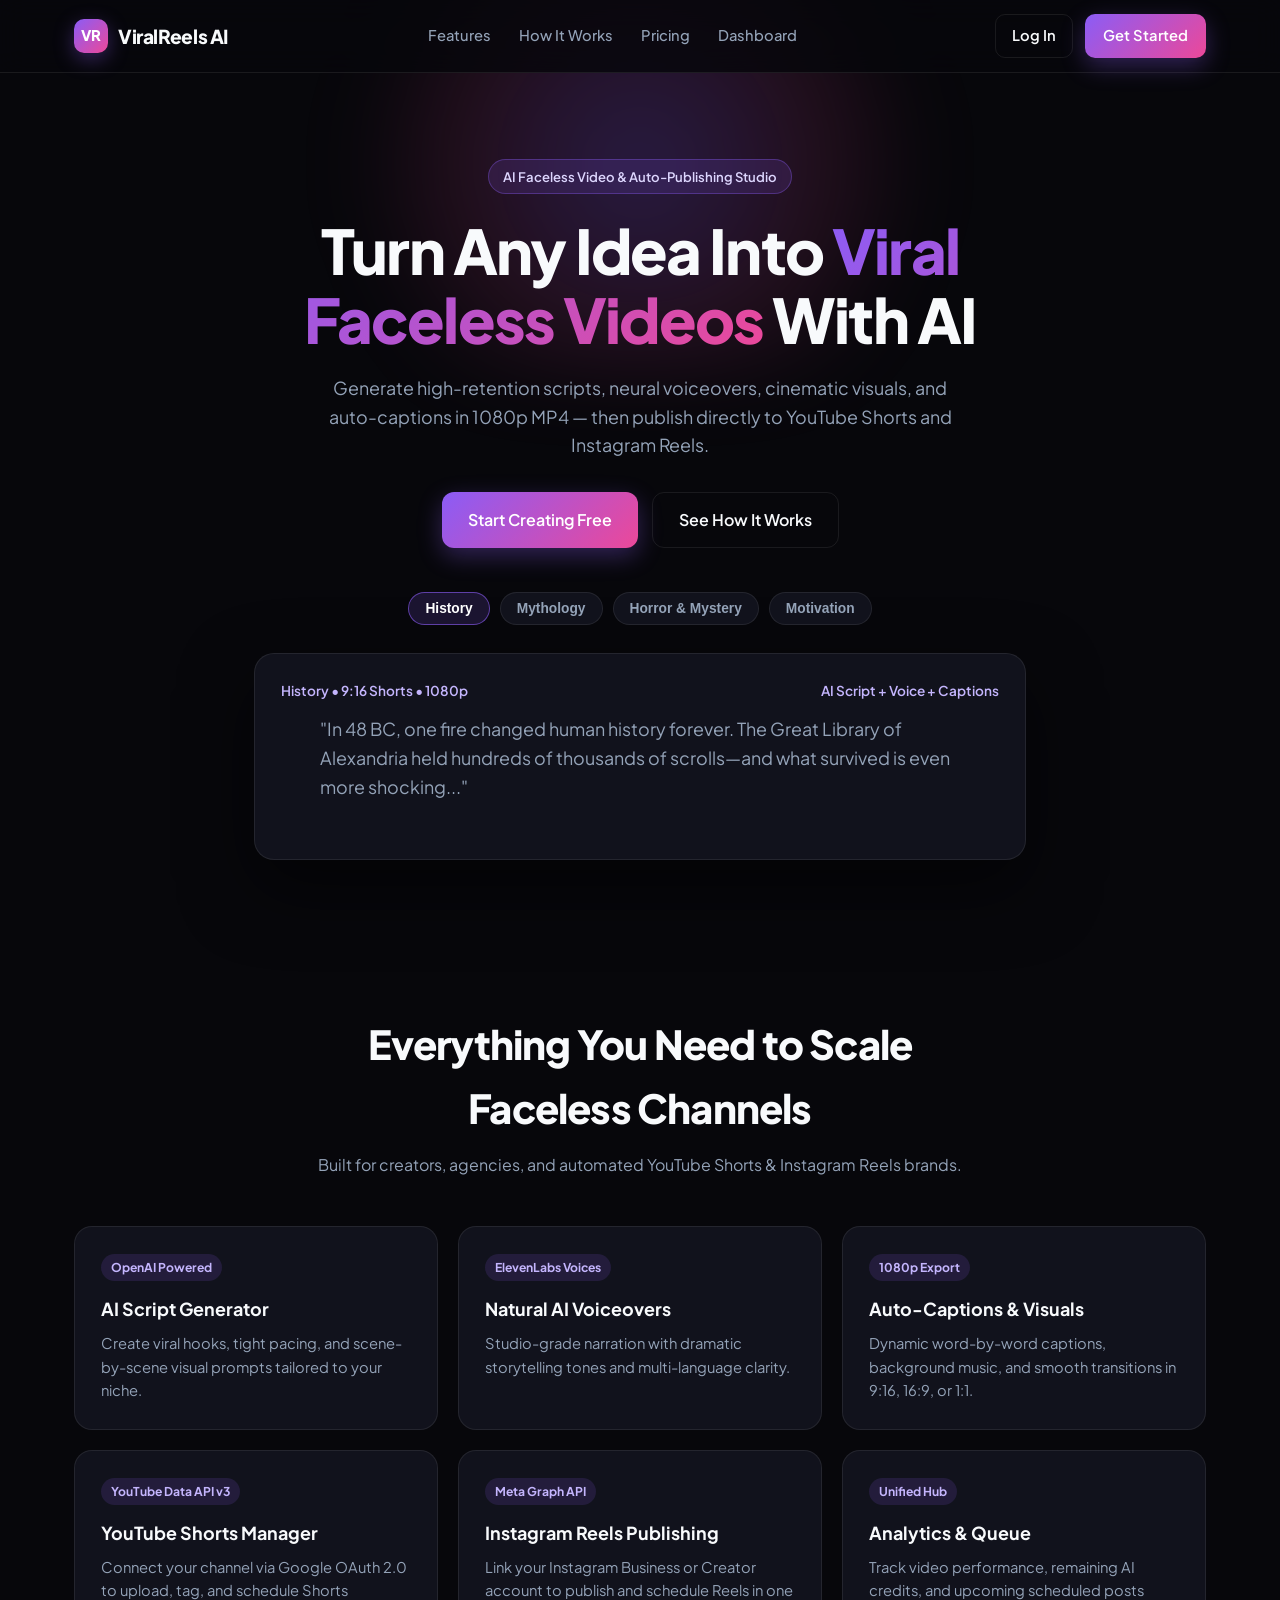
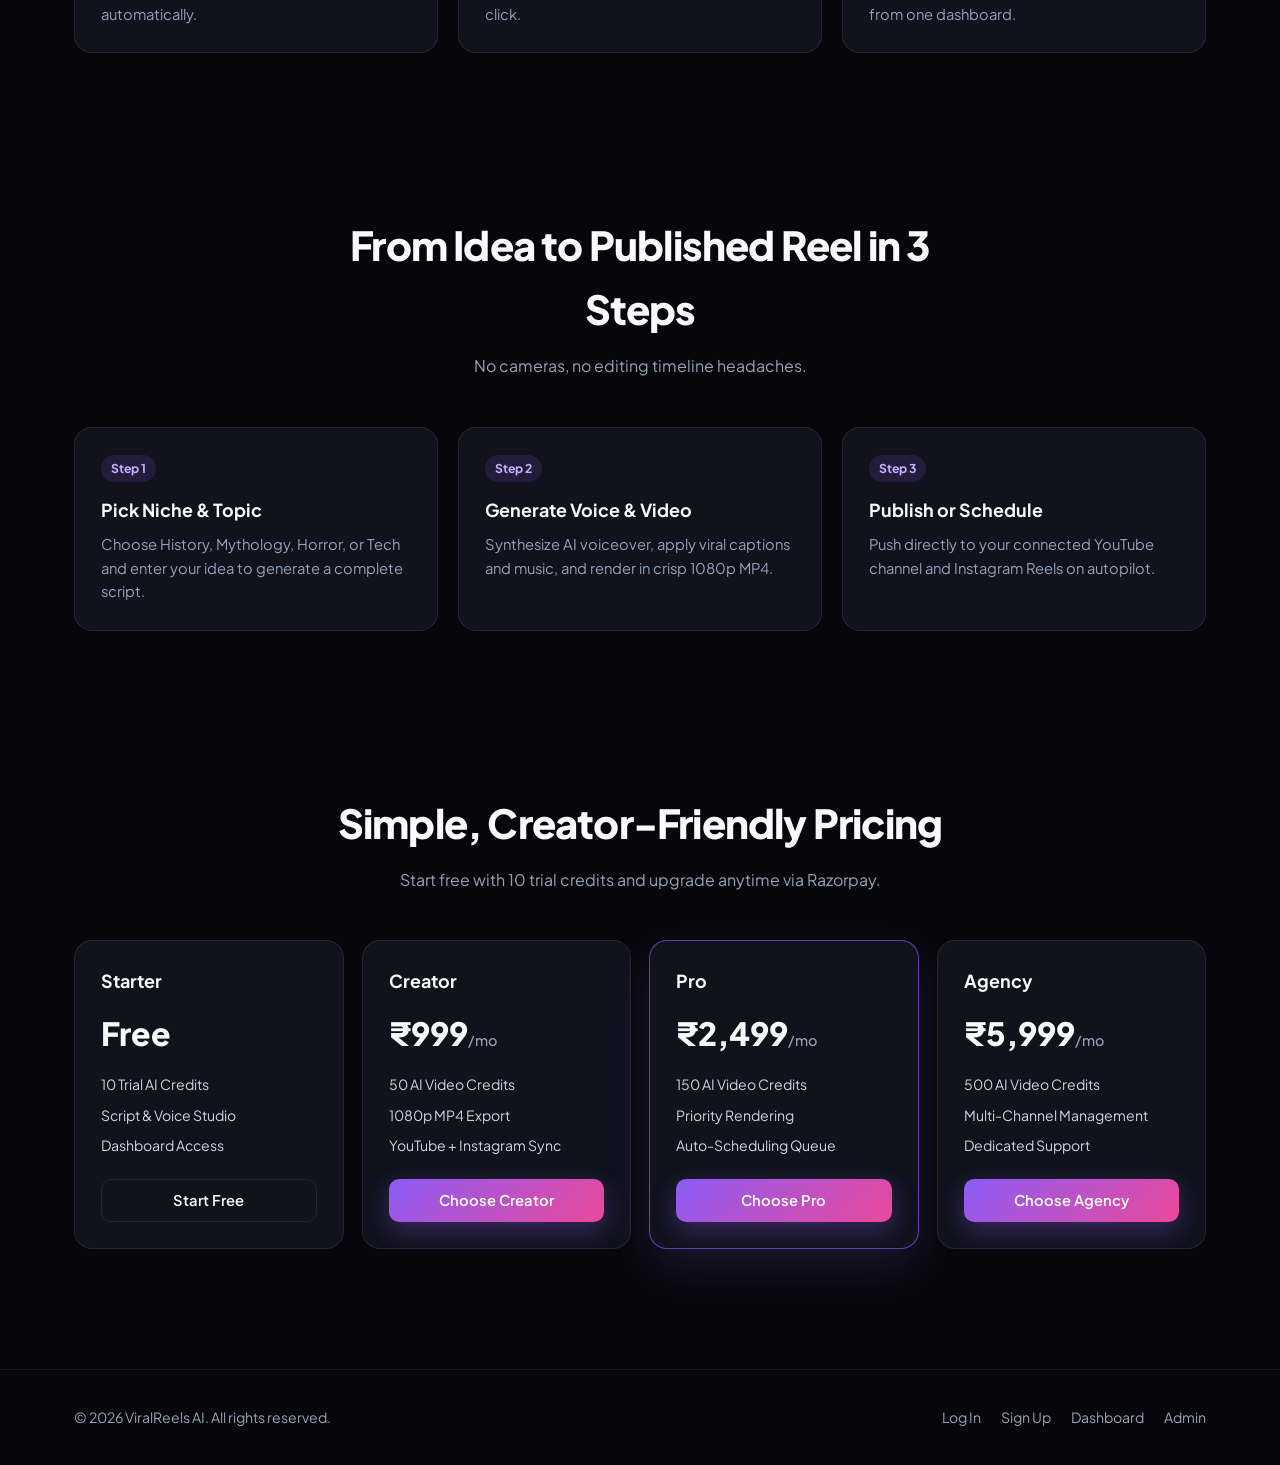
<file: index.html>
<!DOCTYPE html>
<html lang="en">
<head>
  <meta charset="UTF-8" />
  <meta name="viewport" content="width=device-width, initial-scale=1.0" />
  <title>ViralReels AI — Turn Any Idea Into Viral Faceless Videos</title>
  <link rel="preconnect" href="https://fonts.googleapis.com" />
  <link rel="preconnect" href="https://fonts.gstatic.com" crossorigin />
  <link href="https://fonts.googleapis.com/css2?family=Plus+Jakarta+Sans:wght@400;500;600;700;800&display=swap" rel="stylesheet" />
  <link rel="stylesheet" href="css/style.css" />
</head>
<body>
  <header class="navbar">
    <div class="container nav-inner">
      <a href="index.html" class="brand-logo">
        <span class="brand-icon">VR</span>
        <span>ViralReels AI</span>
      </a>

      <nav id="navLinks" class="nav-links">
        <a href="#features">Features</a>
        <a href="#how-it-works">How It Works</a>
        <a href="#pricing">Pricing</a>
        <a href="dashboard.html">Dashboard</a>
      </nav>

      <div class="nav-actions">
        <a href="login.html" class="btn-ghost">Log In</a>
        <a href="signup.html" class="btn-primary">Get Started</a>
        <button type="button" id="mobileMenuBtn" class="mobile-menu-btn" aria-label="Menu">&#9776;</button>
      </div>
    </div>
  </header>

  <section class="hero">
    <div class="hero-glow"></div>
    <div class="container hero-content">
      <span class="hero-pill">AI Faceless Video &amp; Auto-Publishing Studio</span>
      <h1>Turn Any Idea Into <span class="gradient-text">Viral Faceless Videos</span> With AI</h1>
      <p>Generate high-retention scripts, neural voiceovers, cinematic visuals, and auto-captions in 1080p MP4 — then publish directly to YouTube Shorts and Instagram Reels.</p>

      <div class="hero-cta-row">
        <a href="signup.html" class="btn-primary btn-lg">Start Creating Free</a>
        <a href="#how-it-works" class="btn-ghost btn-lg">See How It Works</a>
      </div>

      <div class="niche-pills">
        <button type="button" class="niche-btn active" data-niche="History">History</button>
        <button type="button" class="niche-btn" data-niche="Mythology">Mythology</button>
        <button type="button" class="niche-btn" data-niche="Horror">Horror &amp; Mystery</button>
        <button type="button" class="niche-btn" data-niche="Motivation">Motivation</button>
      </div>

      <div class="hero-preview-box">
        <div class="preview-header">
          <span id="previewNicheLabel">History • 9:16 Shorts • 1080p</span>
          <span>AI Script + Voice + Captions</span>
        </div>
        <p id="previewScriptSample" class="preview-script">
          "In 48 BC, one fire changed human history forever. The Great Library of Alexandria held hundreds of thousands of scrolls—and what survived is even more shocking..."
        </p>
      </div>
    </div>
  </section>

  <section id="features" class="section">
    <div class="container">
      <div class="section-header">
        <h2>Everything You Need to Scale Faceless Channels</h2>
        <p>Built for creators, agencies, and automated YouTube Shorts &amp; Instagram Reels brands.</p>
      </div>

      <div class="grid-3">
        <div class="card">
          <span class="card-badge">OpenAI Powered</span>
          <h3>AI Script Generator</h3>
          <p>Create viral hooks, tight pacing, and scene-by-scene visual prompts tailored to your niche.</p>
        </div>
        <div class="card">
          <span class="card-badge">ElevenLabs Voices</span>
          <h3>Natural AI Voiceovers</h3>
          <p>Studio-grade narration with dramatic storytelling tones and multi-language clarity.</p>
        </div>
        <div class="card">
          <span class="card-badge">1080p Export</span>
          <h3>Auto-Captions &amp; Visuals</h3>
          <p>Dynamic word-by-word captions, background music, and smooth transitions in 9:16, 16:9, or 1:1.</p>
        </div>
        <div class="card">
          <span class="card-badge">YouTube Data API v3</span>
          <h3>YouTube Shorts Manager</h3>
          <p>Connect your channel via Google OAuth 2.0 to upload, tag, and schedule Shorts automatically.</p>
        </div>
        <div class="card">
          <span class="card-badge">Meta Graph API</span>
          <h3>Instagram Reels Publishing</h3>
          <p>Link your Instagram Business or Creator account to publish and schedule Reels in one click.</p>
        </div>
        <div class="card">
          <span class="card-badge">Unified Hub</span>
          <h3>Analytics &amp; Queue</h3>
          <p>Track video performance, remaining AI credits, and upcoming scheduled posts from one dashboard.</p>
        </div>
      </div>
    </div>
  </section>

  <section id="how-it-works" class="section">
    <div class="container">
      <div class="section-header">
        <h2>From Idea to Published Reel in 3 Steps</h2>
        <p>No cameras, no editing timeline headaches.</p>
      </div>

      <div class="grid-3">
        <div class="card">
          <span class="card-badge">Step 1</span>
          <h3>Pick Niche &amp; Topic</h3>
          <p>Choose History, Mythology, Horror, or Tech and enter your idea to generate a complete script.</p>
        </div>
        <div class="card">
          <span class="card-badge">Step 2</span>
          <h3>Generate Voice &amp; Video</h3>
          <p>Synthesize AI voiceover, apply viral captions and music, and render in crisp 1080p MP4.</p>
        </div>
        <div class="card">
          <span class="card-badge">Step 3</span>
          <h3>Publish or Schedule</h3>
          <p>Push directly to your connected YouTube channel and Instagram Reels on autopilot.</p>
        </div>
      </div>
    </div>
  </section>

  <section id="pricing" class="section">
    <div class="container">
      <div class="section-header">
        <h2>Simple, Creator-Friendly Pricing</h2>
        <p>Start free with 10 trial credits and upgrade anytime via Razorpay.</p>
      </div>

      <div class="grid-4">
        <div class="card price-card">
          <div>
            <h3>Starter</h3>
            <div class="price-amount">Free</div>
            <ul class="price-list">
              <li>10 Trial AI Credits</li>
              <li>Script &amp; Voice Studio</li>
              <li>Dashboard Access</li>
            </ul>
          </div>
          <a href="signup.html" class="btn-ghost" style="text-align: center;">Start Free</a>
        </div>

        <div class="card price-card">
          <div>
            <h3>Creator</h3>
            <div class="price-amount">&#8377;999<span>/mo</span></div>
            <ul class="price-list">
              <li>50 AI Video Credits</li>
              <li>1080p MP4 Export</li>
              <li>YouTube + Instagram Sync</li>
            </ul>
          </div>
          <a href="signup.html" class="btn-primary">Choose Creator</a>
        </div>

        <div class="card price-card featured">
          <div>
            <h3>Pro</h3>
            <div class="price-amount">&#8377;2,499<span>/mo</span></div>
            <ul class="price-list">
              <li>150 AI Video Credits</li>
              <li>Priority Rendering</li>
              <li>Auto-Scheduling Queue</li>
            </ul>
          </div>
          <a href="signup.html" class="btn-primary">Choose Pro</a>
        </div>

        <div class="card price-card">
          <div>
            <h3>Agency</h3>
            <div class="price-amount">&#8377;5,999<span>/mo</span></div>
            <ul class="price-list">
              <li>500 AI Video Credits</li>
              <li>Multi-Channel Management</li>
              <li>Dedicated Support</li>
            </ul>
          </div>
          <a href="signup.html" class="btn-primary">Choose Agency</a>
        </div>
      </div>
    </div>
  </section>

  <footer class="footer">
    <div class="container footer-inner">
      <span>&copy; 2026 ViralReels AI. All rights reserved.</span>
      <div class="footer-links">
        <a href="login.html">Log In</a>
        <a href="signup.html">Sign Up</a>
        <a href="dashboard.html">Dashboard</a>
        <a href="admin.html">Admin</a>
      </div>
    </div>
  </footer>

  <script src="js/script.js"></script>
</body>
</html>
</file>
<file: css/style.css>
:root {
  --bg-main: #07070b;
  --bg-surface: #11121c;
  --border-subtle: rgba(255, 255, 255, 0.08);
  --text-primary: #f8fafc;
  --text-secondary: #94a3b8;
  --accent-primary: #8b5cf6;
  --accent-secondary: #ec4899;
  --gradient-brand: linear-gradient(135deg, #8b5cf6 0%, #ec4899 100%);
}

* {
  box-sizing: border-box;
  margin: 0;
  padding: 0;
}

html {
  scroll-behavior: smooth;
}

body {
  font-family: "Plus Jakarta Sans", "Inter", -apple-system, BlinkMacSystemFont, sans-serif;
  background-color: var(--bg-main);
  color: var(--text-primary);
  line-height: 1.6;
  overflow-x: hidden;
}

.container {
  max-width: 1180px;
  margin: 0 auto;
  padding: 0 24px;
}

/* Navbar */
.navbar {
  position: sticky;
  top: 0;
  z-index: 50;
  background: rgba(7, 7, 11, 0.82);
  backdrop-filter: blur(14px);
  border-bottom: 1px solid var(--border-subtle);
}

.nav-inner {
  height: 72px;
  display: flex;
  align-items: center;
  justify-content: space-between;
  gap: 20px;
}

.brand-logo {
  display: inline-flex;
  align-items: center;
  gap: 10px;
  text-decoration: none;
  color: var(--text-primary);
  font-weight: 800;
  font-size: 1.2rem;
  letter-spacing: -0.02em;
}

.brand-icon {
  width: 34px;
  height: 34px;
  border-radius: 10px;
  background: var(--gradient-brand);
  display: grid;
  place-items: center;
  font-size: 0.92rem;
  color: #fff;
  box-shadow: 0 6px 20px rgba(139, 92, 246, 0.35);
}

.nav-links {
  display: flex;
  align-items: center;
  gap: 28px;
}

.nav-links a {
  color: var(--text-secondary);
  text-decoration: none;
  font-size: 0.92rem;
  font-weight: 500;
  transition: color 0.2s ease;
}

.nav-links a:hover {
  color: var(--text-primary);
}

.nav-actions {
  display: flex;
  align-items: center;
  gap: 12px;
}

.btn-ghost {
  color: var(--text-primary);
  text-decoration: none;
  font-size: 0.92rem;
  font-weight: 600;
  padding: 9px 16px;
  border-radius: 10px;
  border: 1px solid var(--border-subtle);
  transition: background 0.2s ease;
}

.btn-ghost:hover {
  background: rgba(255, 255, 255, 0.06);
}

.btn-primary {
  display: inline-flex;
  align-items: center;
  justify-content: center;
  background: var(--gradient-brand);
  color: #fff;
  text-decoration: none;
  font-size: 0.92rem;
  font-weight: 600;
  padding: 10px 18px;
  border-radius: 10px;
  border: none;
  cursor: pointer;
  box-shadow: 0 8px 24px rgba(139, 92, 246, 0.32);
  transition: opacity 0.2s ease, transform 0.15s ease;
}

.btn-primary:hover {
  opacity: 0.93;
  transform: translateY(-1px);
}

.btn-lg {
  padding: 14px 26px;
  font-size: 1rem;
  border-radius: 12px;
}

.mobile-menu-btn {
  display: none;
  background: var(--bg-surface);
  border: 1px solid var(--border-subtle);
  color: var(--text-primary);
  padding: 8px 12px;
  border-radius: 8px;
  font-size: 1.15rem;
  cursor: pointer;
}

/* Hero */
.hero {
  position: relative;
  padding: 86px 0 72px;
  text-align: center;
}

.hero-glow {
  position: absolute;
  top: -120px;
  left: 50%;
  transform: translateX(-50%);
  width: 680px;
  height: 420px;
  background: radial-gradient(circle, rgba(139, 92, 246, 0.25) 0%, rgba(236, 72, 153, 0.12) 45%, transparent 72%);
  filter: blur(40px);
  pointer-events: none;
  z-index: 0;
}

.hero-content {
  position: relative;
  z-index: 2;
  max-width: 820px;
  margin: 0 auto;
}

.hero-pill {
  display: inline-block;
  padding: 6px 14px;
  border-radius: 999px;
  background: rgba(139, 92, 246, 0.14);
  border: 1px solid rgba(139, 92, 246, 0.35);
  color: #ddd6fe;
  font-size: 0.82rem;
  font-weight: 600;
  margin-bottom: 22px;
}

.hero h1 {
  font-size: clamp(2.3rem, 5vw, 3.85rem);
  font-weight: 800;
  line-height: 1.12;
  letter-spacing: -0.03em;
  margin-bottom: 20px;
}

.gradient-text {
  background: var(--gradient-brand);
  -webkit-background-clip: text;
  -webkit-text-fill-color: transparent;
}

.hero p {
  font-size: 1.12rem;
  color: var(--text-secondary);
  max-width: 640px;
  margin: 0 auto 32px;
}

.hero-cta-row {
  display: flex;
  justify-content: center;
  gap: 14px;
  flex-wrap: wrap;
  margin-bottom: 44px;
}

.niche-pills {
  display: flex;
  justify-content: center;
  gap: 10px;
  flex-wrap: wrap;
  margin-bottom: 28px;
}

.niche-btn {
  background: var(--bg-surface);
  border: 1px solid var(--border-subtle);
  color: var(--text-secondary);
  padding: 8px 16px;
  border-radius: 999px;
  font-size: 0.86rem;
  font-weight: 600;
  cursor: pointer;
  transition: all 0.2s ease;
}

.niche-btn.active,
.niche-btn:hover {
  border-color: rgba(139, 92, 246, 0.6);
  color: #fff;
  background: rgba(139, 92, 246, 0.16);
}

.hero-preview-box {
  background: var(--bg-surface);
  border: 1px solid var(--border-subtle);
  border-radius: 20px;
  padding: 26px;
  max-width: 780px;
  margin: 0 auto;
  text-align: left;
  box-shadow: 0 28px 70px rgba(0, 0, 0, 0.55);
}

.preview-header {
  display: flex;
  justify-content: space-between;
  align-items: center;
  margin-bottom: 14px;
  font-size: 0.85rem;
  color: #c4b5fd;
  font-weight: 600;
}

.preview-script {
  font-size: 1.02rem;
  color: #e2e8f0;
  line-height: 1.6;
}

/* Sections */
.section {
  padding: 80px 0;
}

.section-header {
  text-align: center;
  max-width: 660px;
  margin: 0 auto 48px;
}

.section-header h2 {
  font-size: clamp(1.8rem, 3.2vw, 2.5rem);
  font-weight: 800;
  letter-spacing: -0.02em;
  margin-bottom: 12px;
}

.section-header p {
  color: var(--text-secondary);
  font-size: 1rem;
}

.grid-3 {
  display: grid;
  grid-template-columns: repeat(3, minmax(0, 1fr));
  gap: 20px;
}

.grid-4 {
  display: grid;
  grid-template-columns: repeat(4, minmax(0, 1fr));
  gap: 18px;
}

.card {
  background: var(--bg-surface);
  border: 1px solid var(--border-subtle);
  border-radius: 18px;
  padding: 26px;
  transition: border-color 0.2s ease, transform 0.2s ease;
}

.card:hover {
  border-color: rgba(139, 92, 246, 0.45);
  transform: translateY(-3px);
}

.card-badge {
  display: inline-block;
  font-size: 0.76rem;
  font-weight: 700;
  color: #c4b5fd;
  background: rgba(139, 92, 246, 0.14);
  padding: 4px 10px;
  border-radius: 999px;
  margin-bottom: 14px;
}

.card h3 {
  font-size: 1.12rem;
  font-weight: 700;
  margin-bottom: 8px;
}

.card p {
  font-size: 0.92rem;
  color: var(--text-secondary);
}

.price-card {
  display: flex;
  flex-direction: column;
  justify-content: space-between;
}

.price-card.featured {
  border-color: rgba(139, 92, 246, 0.65);
  box-shadow: 0 18px 45px rgba(139, 92, 246, 0.16);
}

.price-amount {
  font-size: 2rem;
  font-weight: 800;
  margin: 12px 0;
}

.price-amount span {
  font-size: 0.9rem;
  font-weight: 500;
  color: var(--text-secondary);
}

.price-list {
  list-style: none;
  margin: 14px 0 22px;
  display: flex;
  flex-direction: column;
  gap: 8px;
  font-size: 0.88rem;
  color: #cbd5e1;
}

/* Footer */
.footer {
  border-top: 1px solid var(--border-subtle);
  padding: 36px 0;
  margin-top: 40px;
  color: var(--text-secondary);
  font-size: 0.88rem;
}

.footer-inner {
  display: flex;
  justify-content: space-between;
  align-items: center;
  flex-wrap: wrap;
  gap: 16px;
}

.footer-links {
  display: flex;
  gap: 20px;
}

.footer-links a {
  color: var(--text-secondary);
  text-decoration: none;
}

.footer-links a:hover {
  color: var(--text-primary);
}

@media (max-width: 960px) {
  .grid-3,
  .grid-4 {
    grid-template-columns: repeat(2, minmax(0, 1fr));
  }
}

@media (max-width: 768px) {
  .nav-links {
    display: none;
    position: absolute;
    top: 72px;
    left: 0;
    right: 0;
    background: var(--bg-surface);
    border-bottom: 1px solid var(--border-subtle);
    flex-direction: column;
    padding: 18px 24px;
    gap: 14px;
  }
  .nav-links.open {
    display: flex;
  }
  .mobile-menu-btn {
    display: inline-block;
  }
  .grid-3,
  .grid-4 {
    grid-template-columns: 1fr;
  }
}
</file>
